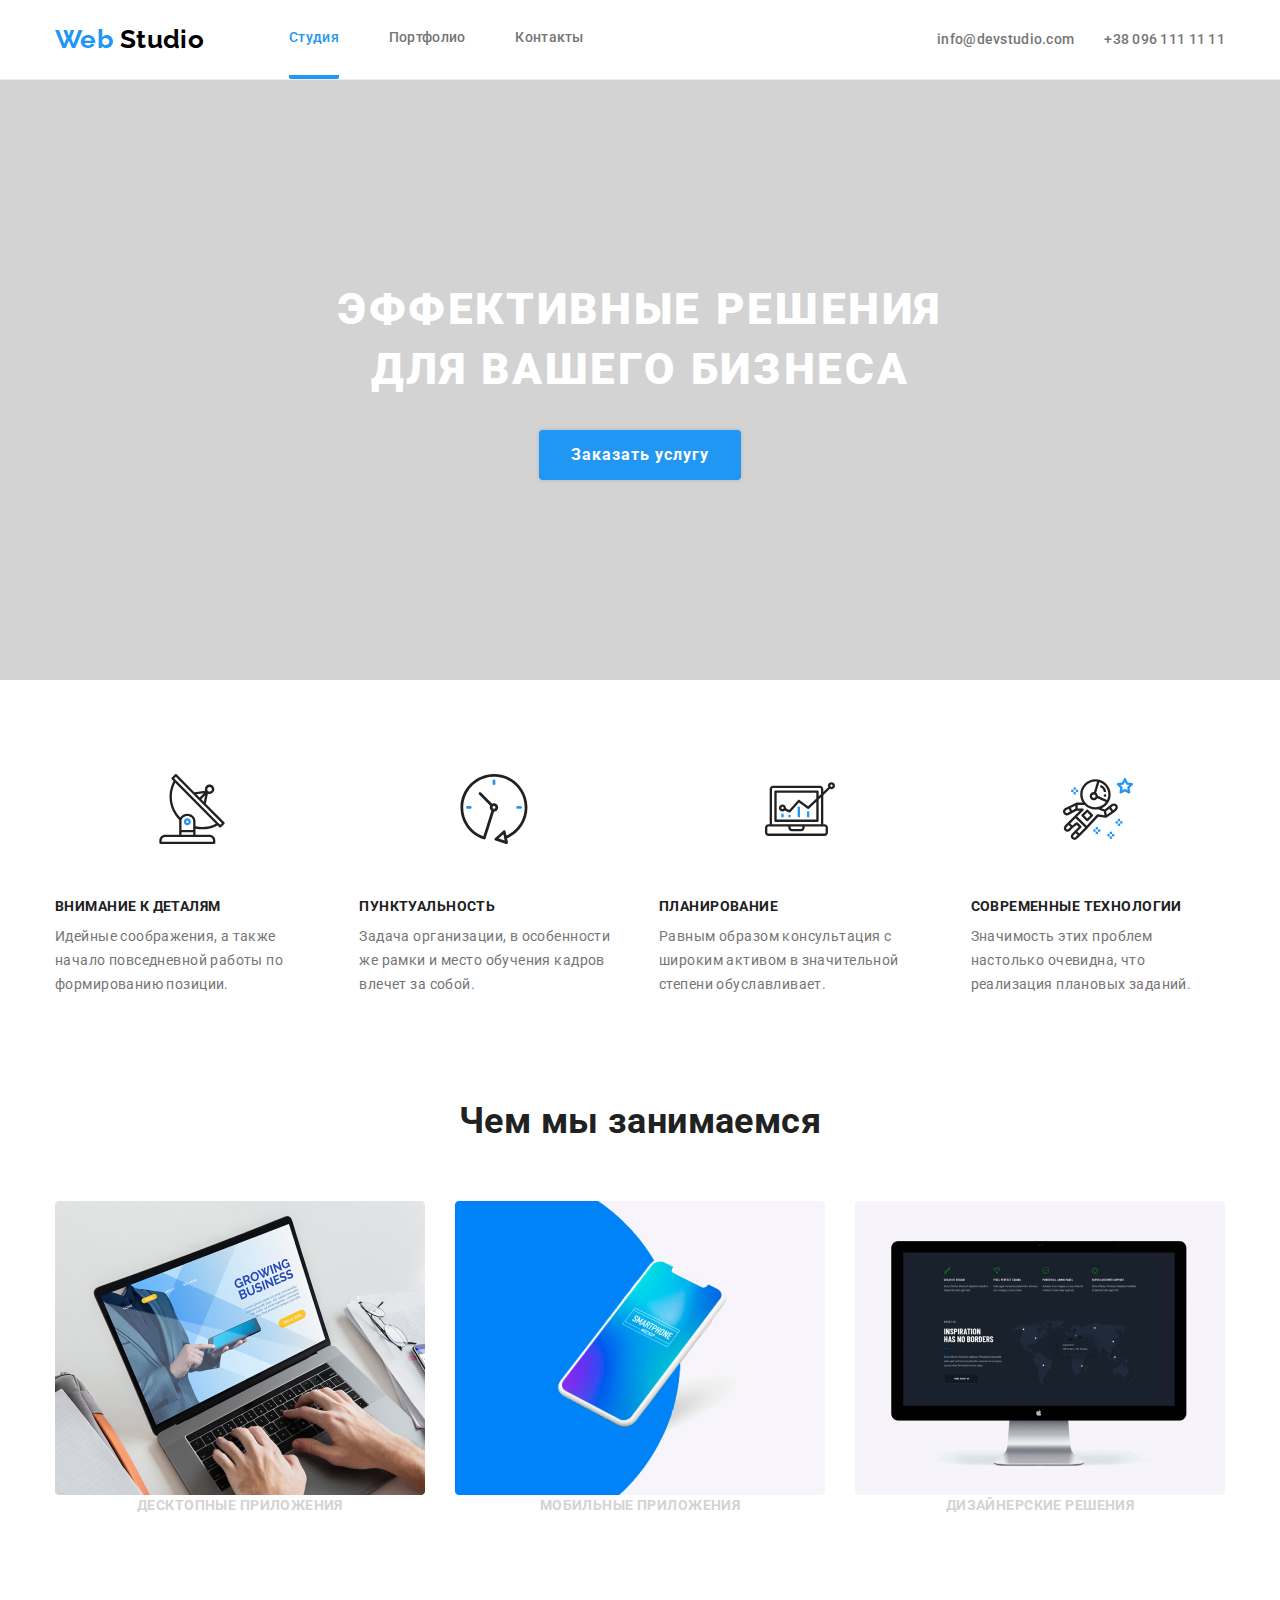
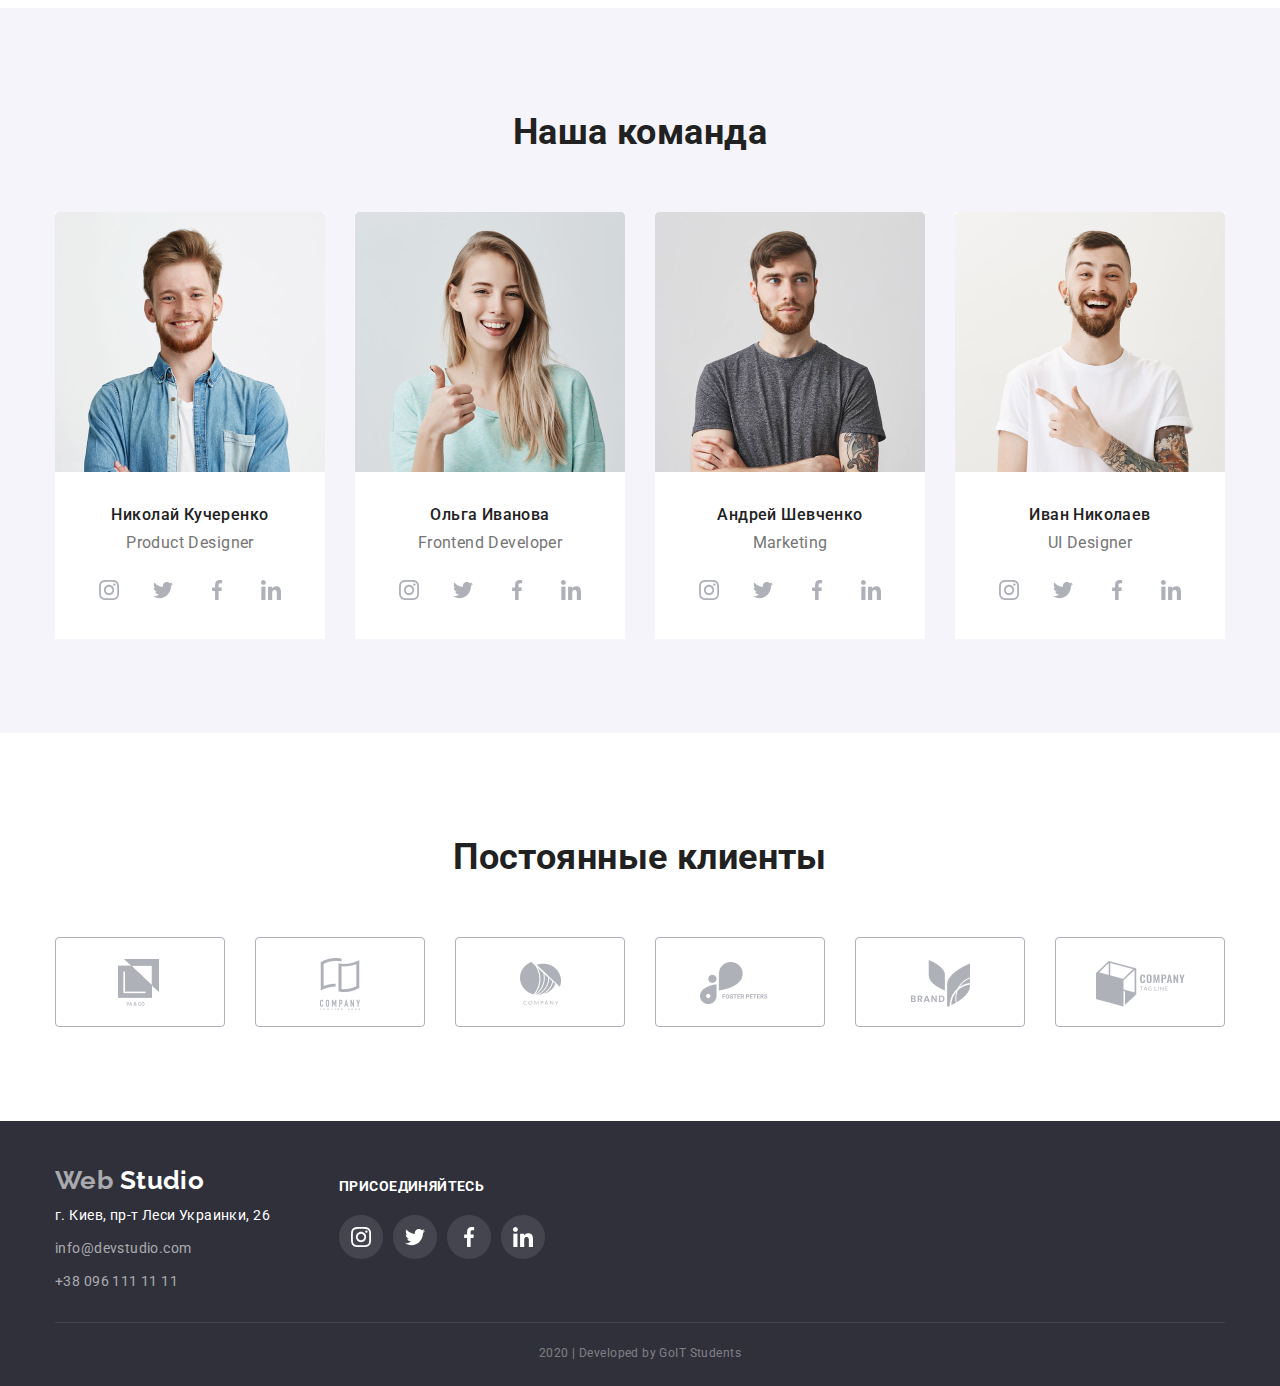
<file: index.html>
<!DOCTYPE html>
<html lang="ru">
  <head>
    <meta charset="UTF-8" />
    <meta name="viewport" content="width=device-width, initial-scale=1.0" />
    <title>Web Studio</title>
    <link
      href="https://fonts.googleapis.com/css2?family=Raleway:wght@400;700&family=Roboto:wght@400;500;700;900&display=swap"
      rel="stylesheet"
    />
    <link
      rel="stylesheet"
      href="https://cdnjs.cloudflare.com/ajax/libs/modern-normalize/0.6.0/modern-normalize.min.css"
    />
    <link rel="stylesheet" href="./css/styles.css" />
  </head>
  <body>
    <header>
      <nav class="container nav-display-flex">
        <a href="./index.html" class="logo-header-link">Web <span>Studio</span></a>

        <ul class="nav-menu-list">
          <li><a href="./index.html" class="active" aria-label="Гланая страница">Студия</a></li>
          <li><a href="./portfolio.html" aria-label="Портфолио">Портфолио</a></li>
          <li><a href="#" aria-label="Контакты">Контакты</a></li>
        </ul>

        <ul class="nav-contacts-list">
          <li>
            <a href="mailto:info@devstudio.com" aria-label="Написать письмо нам"
              >info@devstudio.com</a
            >
          </li>
          <li><a href="tel:+380961111111" aria-label="Позвонить нам">+38 096 111 11 11</a></li>
        </ul>
      </nav>
    </header>

    <main>
      <!-- Секция заказа. Главный блок -->
      <section class="section-hero">
        <div class="container">
          <h1>
            эффективные решения <br />
            для вашего бизнеса
          </h1>
          <a href="#">Заказать услугу</a>
        </div>
      </section>

      <!-- Ценности. Скилы -->
      <section class="section-skills container">
        <!-- Скрыть -->
        <h2>Наши ценности</h2>
        <ul>
          <li>
            <img src="./images/antenna-1.svg" alt="Внимание к деталям" />
            <h3>Внимание к деталям</h3>
            <p>Идейные соображения, а также начало повседневной работы по формированию позиции.</p>
          </li>
          <li>
            <img src="./images/clock-1.svg" alt="Пунктуальность" />
            <h3>Пунктуальность</h3>
            <p>
              Задача организации, в особенности же рамки и место обучения кадров влечет за собой.
            </p>
          </li>
          <li>
            <img src="./images/diagram-1.svg" alt="Планирование" />
            <h3>Планирование</h3>
            <p>
              Равным образом консультация с широким активом в значительной степени обуславливает.
            </p>
          </li>
          <li>
            <img src="./images/astronaut-1.svg" alt="Современные технологии" />
            <h3>Современные технологии</h3>
            <p>Значимость этих проблем настолько очевидна, что реализация плановых заданий.</p>
          </li>
        </ul>
      </section>

      <!-- Что делают -->
      <section class="section-what-do container">
        <h2>Чем мы занимаемся</h2>
        <ul>
          <li>
            <a href="#">
              <img src="./images/desktop.jpg" alt="Десктопные приложения" width="370px" />
              <h3>Десктопные приложения</h3>
            </a>
          </li>
          <li>
            <a href="#">
              <img src="./images/mobile.jpg" alt="Мобильные приложения" width="370px" />
              <h3>Мобильные приложения</h3>
            </a>
          </li>
          <li>
            <a href="#">
              <img src="./images/desing.jpg" alt="Дизайнерские решения" width="370px" />
              <h3>Дизайнерские решения</h3>
            </a>
          </li>
        </ul>
      </section>

      <!-- Команда. Сотрудники -->
      <section class="section-team">
        <div class="container">
          <h2>Наша команда</h2>
          <ul class="card-list">
            <li>
              <img src="./images/john.jpg" alt="Николай Кучеренко фото" width="270px" />
              <h3>Николай Кучеренко</h3>
              <p>Product Designer</p>
              <ul class="card-social-list">
                <li>
                  <a href="#"><img src="./images/instagram.svg" alt="instagram link" /></a>
                </li>
                <li>
                  <a href="#"><img src="./images/twitter.svg" alt="twitter link" /></a>
                </li>
                <li>
                  <a href="#"><img src="./images/facebook.svg" alt="facebook link" /></a>
                </li>
                <li>
                  <a href="#"><img src="./images/linkedin.svg" alt="linkedin link" /></a>
                </li>
              </ul>
            </li>
            <li>
              <img src="./images/marta.jpg" alt="Ольга Иванова фото" width="270px" />
              <h3>Ольга Иванова</h3>
              <p>Frontend Developer</p>
              <ul class="card-social-list">
                <li>
                  <a href="#"><img src="./images/instagram.svg" alt="instagram link" /></a>
                </li>
                <li>
                  <a href="#"><img src="./images/twitter.svg" alt="twitter link" /></a>
                </li>
                <li>
                  <a href="#"><img src="./images/facebook.svg" alt="facebook link" /></a>
                </li>
                <li>
                  <a href="#"><img src="./images/linkedin.svg" alt="linkedin link" /></a>
                </li>
              </ul>
            </li>
            <li>
              <img src="./images/robert.jpg" alt="Андрей Шевченко фото" width="270px" />
              <h3>Андрей Шевченко</h3>
              <p>Marketing</p>
              <ul class="card-social-list">
                <li>
                  <a href="#"><img src="./images/instagram.svg" alt="instagram link" /></a>
                </li>
                <li>
                  <a href="#"><img src="./images/twitter.svg" alt="twitter link" /></a>
                </li>
                <li>
                  <a href="#"><img src="./images/facebook.svg" alt="facebook link" /></a>
                </li>
                <li>
                  <a href="#"><img src="./images/linkedin.svg" alt="linkedin link" /></a>
                </li>
              </ul>
            </li>
            <li>
              <img src="./images/martin.jpg" alt="Иван Николаев фото" width="270px" />
              <h3>Иван Николаев</h3>
              <p>UI Designer</p>
              <ul class="card-social-list">
                <li>
                  <a href="#"><img src="./images/instagram.svg" alt="instagram link" /></a>
                </li>
                <li>
                  <a href="#"><img src="./images/twitter.svg" alt="twitter link" /></a>
                </li>
                <li>
                  <a href="#"><img src="./images/facebook.svg" alt="facebook link" /></a>
                </li>
                <li>
                  <a href="#"><img src="./images/linkedin.svg" alt="linkedin link" /></a>
                </li>
              </ul>
            </li>
          </ul>
        </div>
      </section>

      <!-- Клиенты -->
      <section class="section-clients container">
        <h2>Постоянные клиенты</h2>
        <ul>
          <li>
            <a href="#" aria-label="Ссылка на сайт Компании-1"
              ><img src="./images/logo-1.png" alt="Компания 1"
            /></a>
          </li>
          <li>
            <a href="#" aria-label="Ссылка на сайт Компании-2"
              ><img src="./images/logo-2.png" alt="Компания 2"
            /></a>
          </li>
          <li>
            <a href="#" aria-label="Ссылка на сайт Компании-3"
              ><img src="./images/logo-3.png" alt="Компания 3"
            /></a>
          </li>
          <li>
            <a href="#" aria-label="Ссылка на сайт Компании-4"
              ><img src="./images/logo-4.png" alt="Компания 4"
            /></a>
          </li>
          <li>
            <a href="#" aria-label="Ссылка на сайт Компании-5"
              ><img src="./images/logo-5.png" alt="Компания 5"
            /></a>
          </li>
          <li>
            <a href="#" aria-label="Ссылка на сайт Компании-6"
              ><img src="./images/logo-6.png" alt="Компания 6"
            /></a>
          </li>
        </ul>
      </section>
    </main>

    <!-- Footer -->
    <footer>
      <div class="container">
        <div class="footer-content">
          <!-- Contacts -->
          <section class="footer-section-contacts">
            <h2>Контакты</h2>
            <a href="./index.html" class="logo-footer-link">Web <span>Studio</span></a>
            <address>
              <ul class="footer-contacts-list">
                <li><p>г. Киев, пр-т Леси Украинки, 26</p></li>
                <li><a href="mailto:info@devstudio.com">info@devstudio.com</a></li>
                <li><a href="tel:+380961111111">+38 096 111 11 11</a></li>
              </ul>
            </address>
          </section>

          <!-- Follow me -->
          <section class="footer-section-follow-me">
            <b>присоединяйтесь</b>
            <ul>
              <li>
                <a href="#" aria-label="Ссылка на Instagram"
                  ><img src="./images/instagram-foo.svg" alt="Ссылка на instagram"
                /></a>
              </li>
              <li>
                <a href="#" aria-label="Ссылка на Twitter"
                  ><img src="./images/twitter-foo.svg" alt="Ссылка на twitter"
                /></a>
              </li>
              <li>
                <a href="#" aria-label="Ссылка на Facebook"
                  ><img src="./images/facebook-foo.svg" alt="Ссылка на facebook"
                /></a>
              </li>
              <li>
                <a href="#" aria-label="Ссылка на LinkedIn"
                  ><img src="./images/linkedin-foo.svg" alt="Ссылка на linkedin"
                /></a>
              </li>
            </ul>
          </section>
        </div>
        <!-- Copyright -->
        <section class="footer-section-copyright">
          <p>2020 | Developed by GoIT Students</p>
        </section>
      </div>
    </footer>
  </body>
</html>
</file>
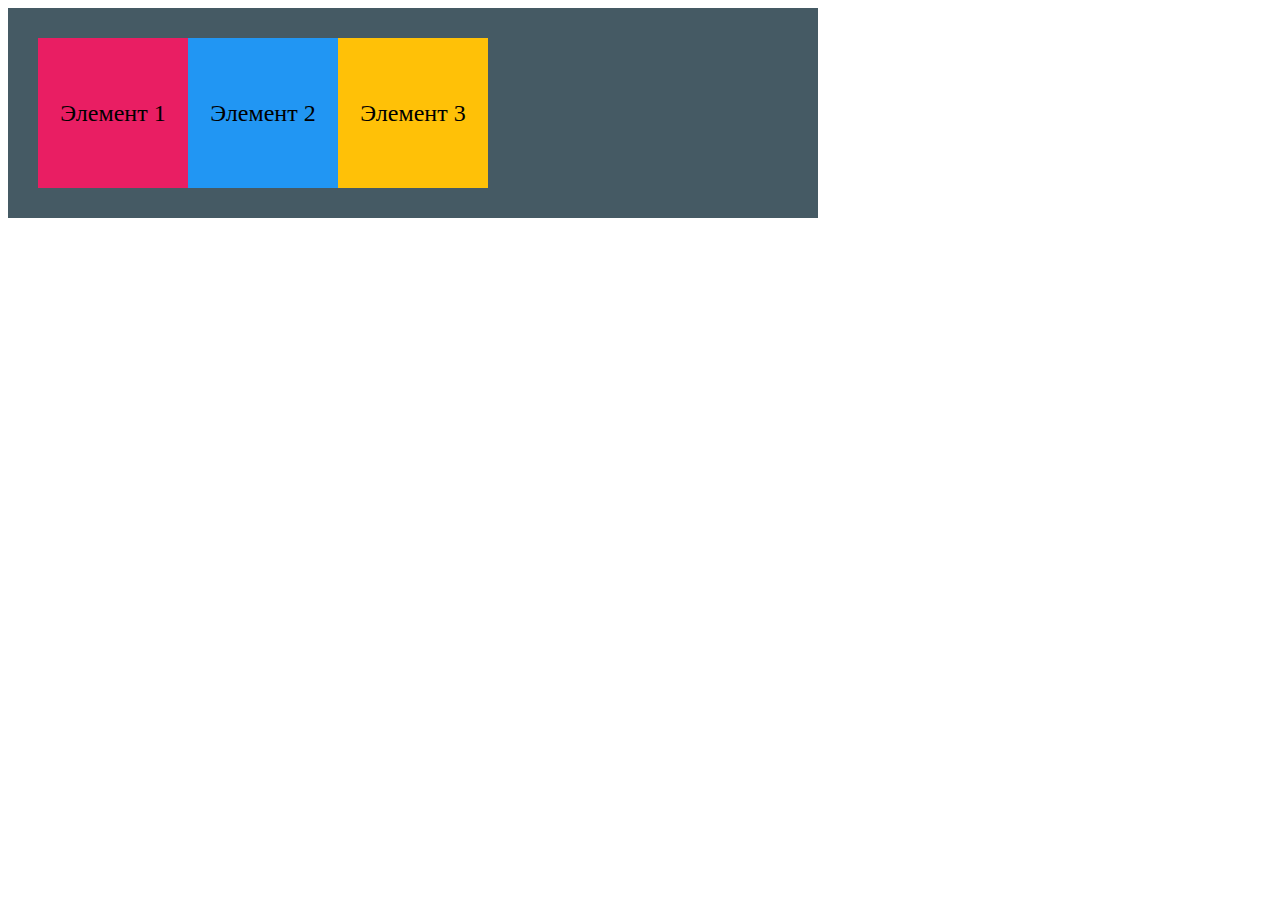
<file: index2.html>
<!DOCTYPE html>
<html lang="en">
  <head>
    <meta charset="UTF-8" />
    <meta name="viewport" content="width=device-width, initial-scale=1.0" />
    <title>Document</title>
    <style>
      /* Используйте разметку и эти стили для практики рассматриваемых свойств */
      .container {
        display: flex;

        width: 750px;
        padding: 30px;

        background-color: #455a64;
      }

      .element {
        width: 150px;
        height: 150px;

        font-size: 24px;
        text-align: center;
        line-height: 150px;
      }

      .pink {
        background-color: #e91e63;
      }

      .blue {
        background-color: #2196f3;
      }

      .amber {
        background-color: #ffc107;
      }
    </style>
  </head>
  <body>
    <div class="container">
      <div class="element pink">Элемент 1</div>
      <div class="element blue">Элемент 2</div>
      <div class="element amber">Элемент 3</div>
    </div>
  </body>
</html>
</file>
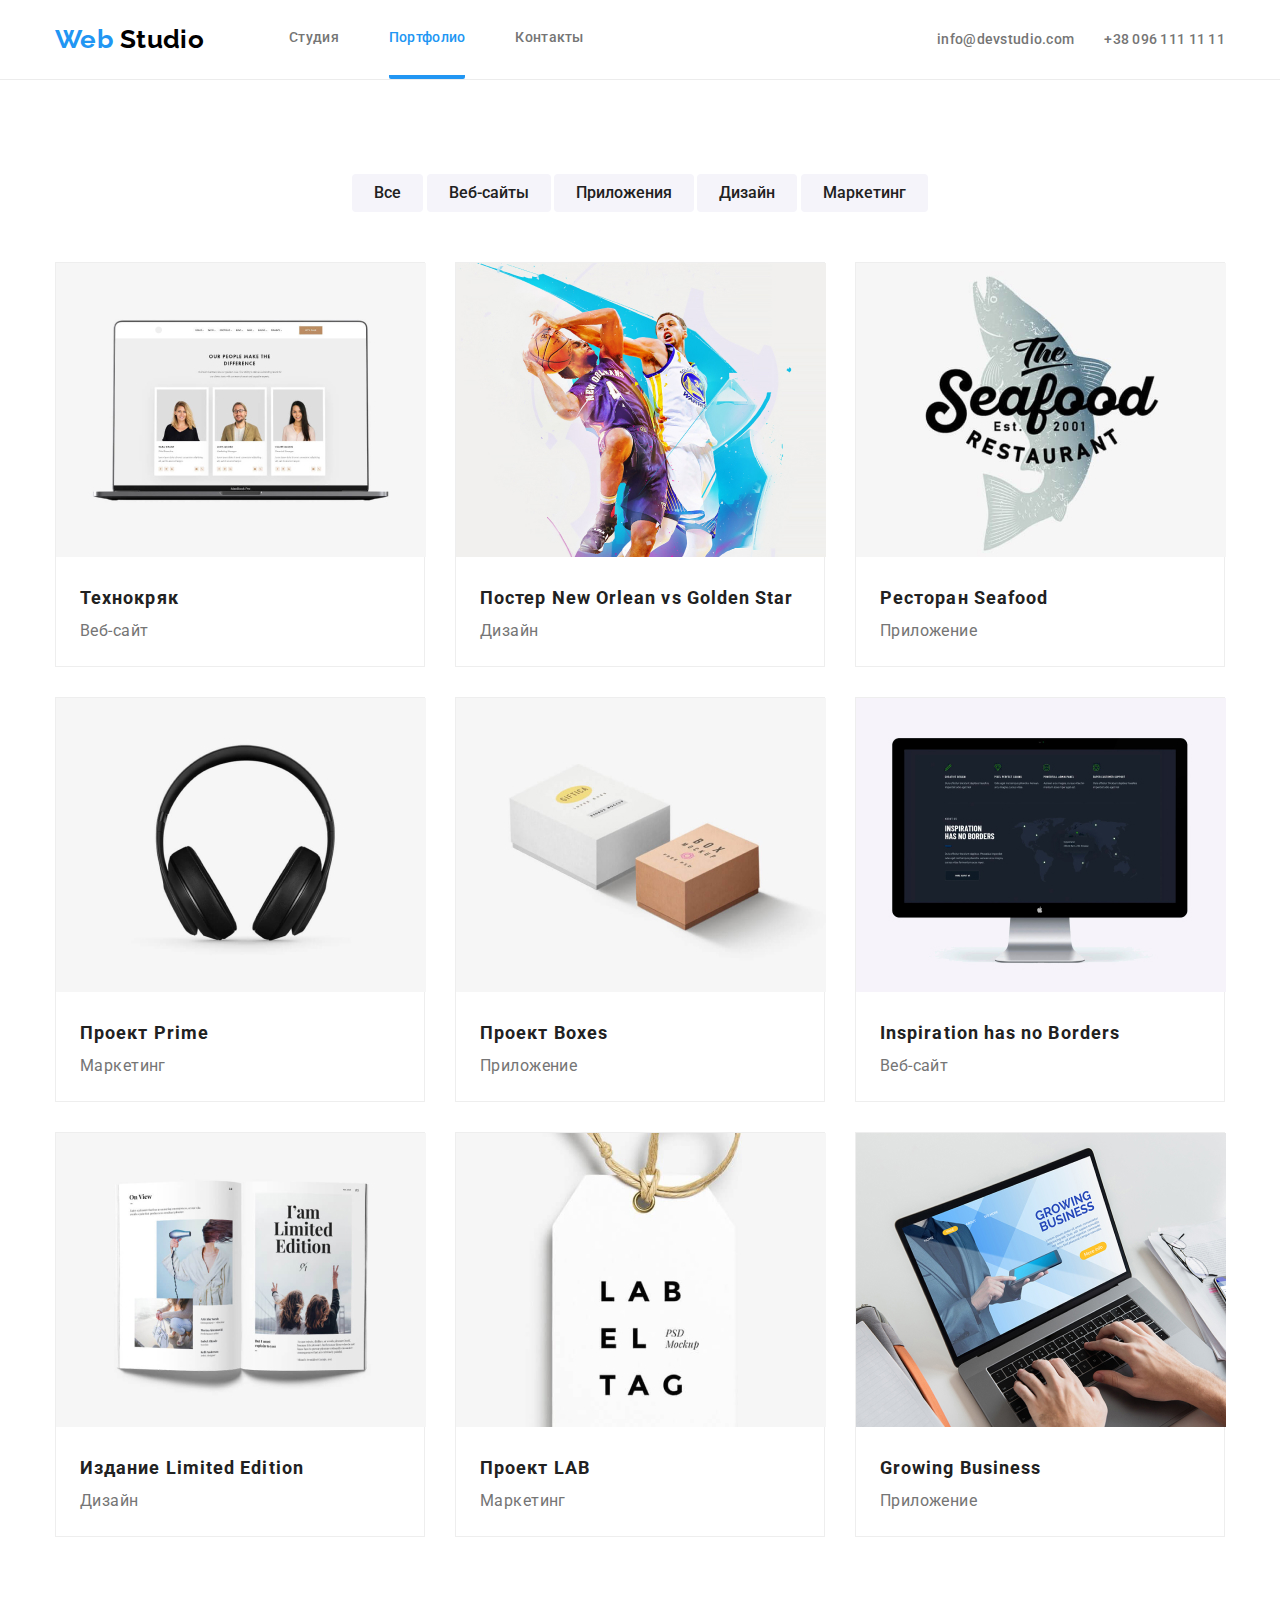
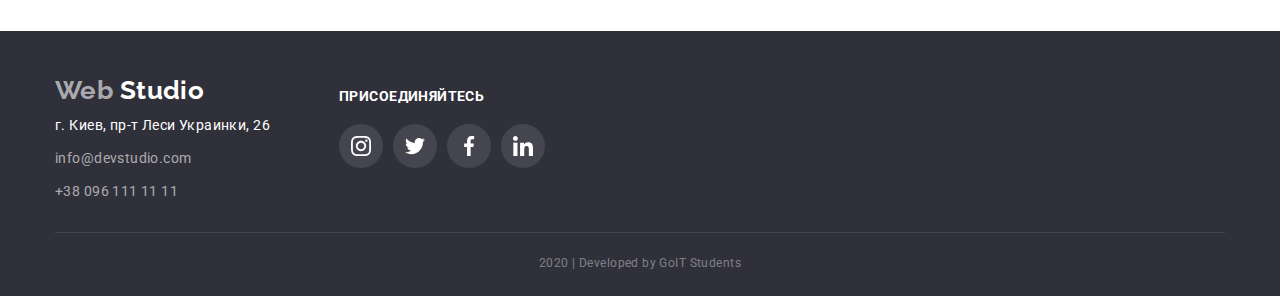
<file: portfolio.html>
<!DOCTYPE html>
<html lang="ru">
  <head>
    <meta charset="UTF-8" />
    <meta name="viewport" content="width=device-width, initial-scale=1.0" />
    <title>Web Studio::Portfolio</title>
    <link
      href="https://fonts.googleapis.com/css2?family=Raleway:wght@400;700&family=Roboto:wght@400;500;700;900&display=swap"
      rel="stylesheet"
    />
    <link
      rel="stylesheet"
      href="https://cdnjs.cloudflare.com/ajax/libs/modern-normalize/0.6.0/modern-normalize.min.css"
    />
    <link rel="stylesheet" href="./css/styles.css" />
  </head>

  <body>
    <header>
      <nav class="container nav-display-flex">
        <a href="./index.html" class="logo-header-link">Web <span>Studio</span></a>

        <ul class="nav-menu-list">
          <li><a href="./index.html" aria-label="Гланая страница">Студия</a></li>
          <li><a href="./portfolio.html" class="active" aria-label="Портфолио">Портфолио</a></li>
          <li><a href="#" aria-label="Контакты">Контакты</a></li>
        </ul>

        <ul class="nav-contacts-list">
          <li>
            <a href="mailto:info@devstudio.com" aria-label="Написать письмо нам"
              >info@devstudio.com</a
            >
          </li>
          <li><a href="tel:+380961111111" aria-label="Позвонить нам">+38 096 111 11 11</a></li>
        </ul>
      </nav>
    </header>

    <main>
      <section class="section-portfolio container">
        <h1 class="portfolio-hidden">Портфолио</h1>
        <div class="buttons">
          <button type="button" class="portfolio-button">Все</button>
          <button type="button" class="portfolio-button">Веб-сайты</button>
          <button type="button" class="portfolio-button">Приложения</button>
          <button type="button" class="portfolio-button">Дизайн</button>
          <button type="button" class="portfolio-button">Маркетинг</button>
        </div>
        <ul class="portfolio-list">
          <li>
            <a href="#">
              <img src="./images/portfolio/img-1.jpg" alt="Изображение 1" />
              <div class="portfolio-list-text">
                <h2>Технокряк</h2>
                <p>Веб-сайт</p>
                <p class="portfolio-hidden">
                  Технокряк это современная площадка распространения коронавируса. Компании
                  используют эту платформу для цифрового шпионажа и атак на защищённые сервера
                  конкурентов.
                </p>
              </div>
            </a>
          </li>
          <li>
            <a href="#">
              <img src="./images/portfolio/img-2.jpg" alt="Изображение 2" />
              <div class="portfolio-list-text">
                <h2>Постер New Orlean vs Golden Star</h2>
                <p>Дизайн</p>
                <p class="portfolio-hidden">
                  Технокряк это современная площадка распространения коронавируса. Компании
                  используют эту платформу для цифрового шпионажа и атак на защищённые сервера
                  конкурентов.
                </p>
              </div>
            </a>
          </li>
          <li>
            <a href="#">
              <img src="./images/portfolio/img-3.jpg" alt="Изображение 3" />
              <div class="portfolio-list-text">
                <h2>Ресторан Seafood</h2>
                <p>Приложение</p>
                <p class="portfolio-hidden">
                  Технокряк это современная площадка распространения коронавируса. Компании
                  используют эту платформу для цифрового шпионажа и атак на защищённые сервера
                  конкурентов.
                </p>
              </div>
            </a>
          </li>
          <li>
            <a href="#">
              <img src="./images/portfolio/img-4.jpg" alt="Изображение 4" />
              <div class="portfolio-list-text">
                <h2>Проект Prime</h2>
                <p>Маркетинг</p>
                <p class="portfolio-hidden">
                  Технокряк это современная площадка распространения коронавируса. Компании
                  используют эту платформу для цифрового шпионажа и атак на защищённые сервера
                  конкурентов.
                </p>
              </div>
            </a>
          </li>
          <li>
            <a href="#">
              <img src="./images/portfolio/img-5.jpg" alt="Изображение 5" />
              <div class="portfolio-list-text">
                <h2>Проект Boxes</h2>
                <p>Приложение</p>
                <p class="portfolio-hidden">
                  Технокряк это современная площадка распространения коронавируса. Компании
                  используют эту платформу для цифрового шпионажа и атак на защищённые сервера
                  конкурентов.
                </p>
              </div>
            </a>
          </li>
          <li>
            <a href="#">
              <img src="./images/portfolio/img-6.jpg" alt="Изображение 6" />
              <div class="portfolio-list-text">
                <h2>Inspiration has no Borders</h2>
                <p>Веб-сайт</p>
                <p class="portfolio-hidden">
                  Технокряк это современная площадка распространения коронавируса. Компании
                  используют эту платформу для цифрового шпионажа и атак на защищённые сервера
                  конкурентов.
                </p>
              </div>
            </a>
          </li>
          <li>
            <a href="#">
              <img src="./images/portfolio/img-7.jpg" alt="Изображение 7" />
              <div class="portfolio-list-text">
                <h2>Издание Limited Edition</h2>
                <p>Дизайн</p>
                <p class="portfolio-hidden">
                  Технокряк это современная площадка распространения коронавируса. Компании
                  используют эту платформу для цифрового шпионажа и атак на защищённые сервера
                  конкурентов.
                </p>
              </div>
            </a>
          </li>
          <li>
            <a href="#">
              <img src="./images/portfolio/img-8.jpg" alt="Изображение 8" />
              <div class="portfolio-list-text">
                <h2>Проект LAB</h2>
                <p>Маркетинг</p>
                <p class="portfolio-hidden">
                  Технокряк это современная площадка распространения коронавируса. Компании
                  используют эту платформу для цифрового шпионажа и атак на защищённые сервера
                  конкурентов.
                </p>
              </div>
            </a>
          </li>
          <li>
            <a href="#">
              <img src="./images/portfolio/img-9.jpg" alt="Изображение 9" />
              <div class="portfolio-list-text">
                <h2>Growing Business</h2>
                <p>Приложение</p>
                <p class="portfolio-hidden">
                  Технокряк это современная площадка распространения коронавируса. Компании
                  используют эту платформу для цифрового шпионажа и атак на защищённые сервера
                  конкурентов.
                </p>
              </div>
            </a>
          </li>
        </ul>
      </section>
    </main>

    <!-- Footer -->
    <footer>
      <div class="container">
        <div class="footer-content">
          <!-- Contacts -->
          <section class="footer-section-contacts">
            <h2>Контакты</h2>
            <a href="./index.html" class="logo-footer-link">Web <span>Studio</span></a>
            <address>
              <ul class="footer-contacts-list">
                <li>
                  <p>г. Киев, пр-т Леси Украинки, 26</p>
                </li>
                <li><a href="mailto:info@devstudio.com">info@devstudio.com</a></li>
                <li><a href="tel:+380961111111">+38 096 111 11 11</a></li>
              </ul>
            </address>
          </section>

          <!-- Follow me -->
          <section class="footer-section-follow-me">
            <b>присоединяйтесь</b>
            <ul>
              <li>
                <a href="#" aria-label="Ссылка на Instagram"
                  ><img src="./images/instagram-foo.svg" alt="Ссылка на instagram"
                /></a>
              </li>
              <li>
                <a href="#" aria-label="Ссылка на Twitter"
                  ><img src="./images/twitter-foo.svg" alt="Ссылка на twitter"
                /></a>
              </li>
              <li>
                <a href="#" aria-label="Ссылка на Facebook"
                  ><img src="./images/facebook-foo.svg" alt="Ссылка на facebook"
                /></a>
              </li>
              <li>
                <a href="#" aria-label="Ссылка на LinkedIn"
                  ><img src="./images/linkedin-foo.svg" alt="Ссылка на linkedin"
                /></a>
              </li>
            </ul>
          </section>
        </div>
        <!-- Copyright -->
        <section class="footer-section-copyright">
          <p>2020 | Developed by GoIT Students</p>
        </section>
      </div>
    </footer>
  </body>
</html>
</file>
<file: css/styles.css>
:root {
  --letter-spacing-main: 00.03em;
  --bg-main: white; /* delete */
  --main-color-text: #757575;
  --actual-color-text: #2196f3;
  --second-color-text: #000000;
  --heads-color-text: #212121;
  --white-index: #ffffff;
  --footer-bg-color: #2f303a;
  --template-color-delete: lightgrey;
}
body {
  font-family: 'Roboto', sans-serif;
  font-size: 14px;
  letter-spacing: var(--letter-spacing-main);
  background-color: var(--bg-main);
  color: var(--main-color-text);
}
a,
a:visited {
  text-decoration: none;
  color: inherit;
}
ul {
  margin: 0;
  padding: 0;
  list-style: none;
}
h1,
h2,
h3,
h4,
h5,
h6 {
  margin: 0;
  text-align: center;
}
h2 {
  font-size: 36px;
  line-height: 1.67;
  font-weight: 700;
  color: var(--heads-color-text);
}
.container {
  width: 1200px;
  margin-left: auto;
  margin-right: auto;
  padding: 0 15px;
}

/* Header */
header {
  border-bottom: 1px solid #ececec;
}
.nav-display-flex {
  display: flex;
  align-items: center;
}
.logo-header-link {
  margin-right: 85px;
  font-family: 'Raleway', sans-serif;
  font-weight: 700;
  font-size: 26px;
  line-height: 1.19;
}
a.logo-header-link,
a:visited.logo-header-link {
  color: var(--actual-color-text);
}
a.logo-header-link span,
a:visited.logo-header-link span {
  color: var(--second-color-text);
}

.nav-menu-list {
  display: flex;
  font-weight: 500;
  letter-spacing: 0.02em;
}

.nav-menu-list > li:not(:last-child) {
  margin-right: 50px;
}
.nav-menu-list > li > a {
  display: block;
  line-height: 75px;
}

.nav-menu-list a {
  border-bottom: 4px solid transparent;
}
.nav-menu-list a:hover,
.nav-menu-list a:focus,
.nav-menu-list .active {
  color: var(--actual-color-text);
  border-bottom: 4px solid var(--actual-color-text);
  border-radius: 2px;
}

.nav-contacts-list {
  margin-left: auto;
}

.nav-contacts-list {
  display: flex;
}

.nav-contacts-list > li:not(:last-child) {
  margin-right: 30px;
}
.nav-contacts-list a {
  color: inherit;
  font-weight: 500;
  letter-spacing: 0.02em;
  color: inherit;
}
.nav-contacts-list a:hover,
.nav-contacts-list a:focus {
  color: var(--actual-color-text);
}

/* Hero */
.section-hero {
  text-align: center;
  margin-bottom: 94px;
  background-color: lightgrey; /* временно */
}
.section-hero > div {
  padding-top: 200px;
}
.section-hero > div > h1 {
  margin: 0;
  margin-bottom: 30px;
  line-height: 1.36;
  font-size: 44px;
  font-weight: 900;
  text-transform: uppercase;
  letter-spacing: 0.06em;
  color: var(--white-index);
}
.section-hero a {
  display: inline-block;
  padding: 10px 32px;
  margin-bottom: 200px;

  font-size: 16px;
  font-weight: 700;
  line-height: 1.88;
  letter-spacing: 0.06em;

  background-color: var(--actual-color-text);
  color: var(--white-index);
  border-radius: 4px;
  box-shadow: 0 0 4px rgba(0, 0, 0, 0.15);
}

/* HEADS */
.section-skills h3,
.section-what-do h3 {
  font-size: 14px;
  text-transform: uppercase;
  color: var(--heads-color-text);
  font-weight: 700;
  line-height: 1.14;
  text-align: left;
}

/* Section Skills */
.section-skills {
  margin-bottom: 94px;
}
.section-skills h2,
.footer-section-contacts h2 {
  display: none; /* Нужно пофиксить потом */
}
.section-skills > ul {
  display: flex;
  margin: 0 -15px;
}
.section-skills > ul > li {
  margin: 0 15px;
}
.section-skills img {
  display: block;
  margin-left: auto;
  margin-right: auto;
  margin-bottom: 55px;
}
.section-skills h3 {
  margin-bottom: 10px;
}
.section-skills p {
  margin: 0;
  line-height: 1.71;
}

/* Section What's Do? */
.section-what-do {
  margin-bottom: 94px;
}
.section-what-do h2 {
  margin-bottom: 50px;
}
.section-what-do > ul {
  display: flex;
  margin: 0 -15px;
}
.section-what-do > ul > li {
  margin: 0 15px;
}
.section-what-do h3 {
  text-align: center;
  color: var(--template-color-delete);
}
/* Section Team */
.section-team {
  margin-bottom: 94px;
  padding: 94px 0;
  background-color: #f5f4fa;
}
.section-team h2 {
  margin-bottom: 50px;
}
.section-team .card-list {
  display: flex;
  margin: 0 -15px;
}
.section-team .card-list > li {
  margin: 0 15px;
  background-color: var(--white-index);
}
.section-team h3 {
  margin-top: 30px;
  margin-bottom: 10px;
  font-size: 16px;
  font-weight: 500;
  line-height: 1.19;
  color: var(--heads-color-text);
}
.section-team p {
  margin: 0;
  text-align: center;
  font-size: 16px;
}
.section-team .card-social-list {
  display: flex;
  margin-top: 16px;
  margin-bottom: 24px;
  margin-left: 27px;
  margin-right: 27px;
}
.section-team .card-social-list > li {
  margin: 0 5px;
}
/* Section Clients */
.section-clients {
  margin-bottom: 94px;
}
.section-clients h2 {
  margin-bottom: 50px;
}
.section-clients a {
  display: block;
  line-height: 88px;
}
.section-clients img {
  vertical-align: middle;
}
.section-clients > ul {
  display: flex;
  margin: 0 -15px;
}
.section-clients > ul > li {
  width: 170px;
  margin: 0 15px;
  border: 1px solid #afb1b8;
  border-radius: 4px;
  text-align: center;
}

/* Footer */
footer {
  padding-bottom: 21px;
  background-color: var(--footer-bg-color);
}
/* Footer Main Content */
.footer-content {
  display: flex;
  margin-bottom: 28px;
}
.logo-footer-link {
  display: inline-block;
  margin-bottom: 8px;
  font-family: 'Raleway', sans-serif;
  font-weight: 700;
  font-size: 26px;
  color: var(--actual-color-text);
}
.logo-footer-link span {
  color: var(--white-index);
}
a:visited.logo-footer-link {
  color: var(--actual-color-text);
}
/* Footer section Contacts */
.footer-section-contacts {
  margin-top: 45px;
}
.footer-section-contacts address {
  margin-right: 69px;
  font-style: normal;
  line-height: 1.71;
}
.footer-contacts-list > li:not(:last-child) {
  padding-bottom: 9px;
}
.footer-contacts-list p {
  margin: 0;
  color: var(--white-index);
}

.footer-section-contacts a {
  color: rgba(255, 255, 255, 0.6);
}
/* Footer section Follow Me */
.footer-section-follow-me {
  margin-top: 57px;
}
.footer-section-follow-me b {
  text-transform: uppercase;
  color: var(--white-index);
}
.footer-section-follow-me > ul {
  display: flex;
  margin-top: 20px;
  margin-right: -5px;
  margin-left: -5px;
}
.footer-section-follow-me > ul > li {
  margin: 0 5px;
  font-size: 0; /* Костыль из-за размера. Было 47 px. Можно line-height: 0;*/
}

/* Footer Section Copyright */
.footer-section-copyright {
  padding-top: 18px;
  border-top: 1px solid rgba(255, 255, 255, 0.1);
}
.footer-section-copyright p {
  margin: 0;
  font-size: 12px;
  line-height: 2;
  text-align: center;
  color: rgba(255, 255, 255, 0.4);
}

/* Portfolio */
.section-portfolio {
  margin: 94px auto;
}
.section-portfolio p {
  margin: 0;
}
/* Portfolio Buttons */
.buttons {
  margin-bottom: 50px;
  text-align: center;
}
.portfolio-button {
  padding: 6px 22px;
  background-color: #f5f4fa;
  border-radius: 4px;
  font-weight: 500;
  font-size: 16px;
  line-height: 1.62;
  text-align: center;
  color: var(--heads-color-text);
  border: none;
}
.portfolio-button:hover,
.portfolio-button:focus {
  outline-width: 0;
  background-color: var(--actual-color-text);
  color: var(--white-index);
}
.portfolio-list {
  display: flex;
  flex-wrap: wrap;
}
.portfolio-list > li {
  width: calc((100% - 60px) / 3);
  border: 1px solid #eeeeee;
}
.portfolio-list > li:not(:nth-child(3n)) {
  margin-right: 30px;
}
.portfolio-list > li:not(:nth-last-child(-n + 3)) {
  margin-bottom: 30px;
}
.portfolio-list h2 {
  text-align: left;
  font-weight: 700;
  font-size: 18px;
  line-height: 2;
  letter-spacing: 0.06em;
  color: var(--heads-color-text);
}
.portfolio-list p {
  font-size: 16px;
  line-height: 1.87;
}
.portfolio-list-text {
  padding: 20px 24px;
}
.portfolio-hidden {
  display: none; /* Потом нужно удалить!*/
}
</file>
